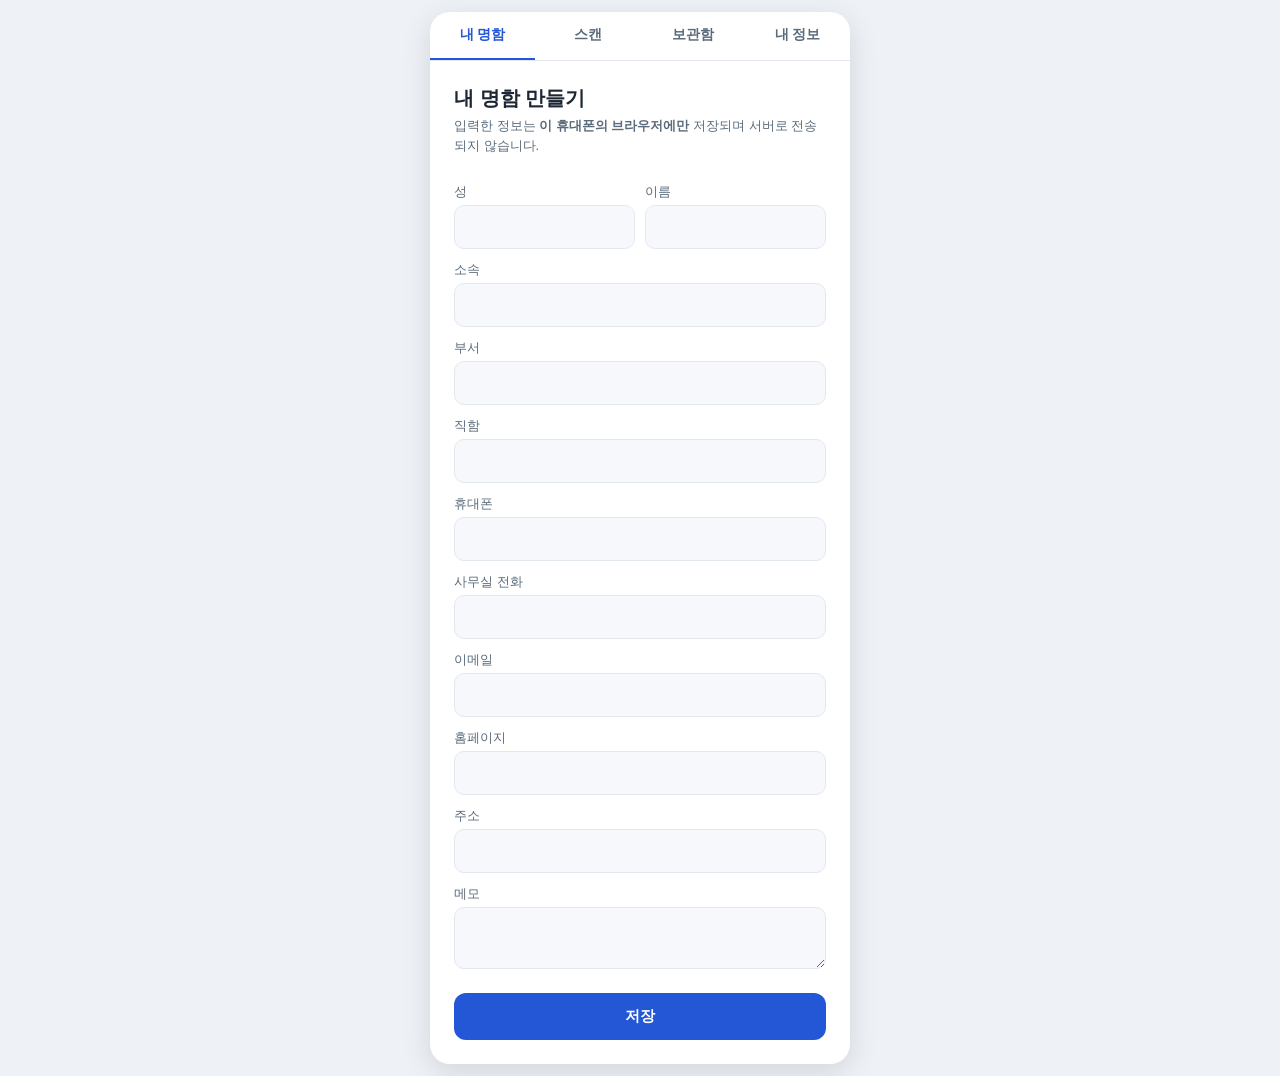
<file: index.html>
<!doctype html>
<html lang="ko">
<head>
<meta charset="utf-8">
<meta name="viewport" content="width=device-width, initial-scale=1">
<meta name="theme-color" content="#2457d6">
<link rel="manifest" href="manifest.webmanifest">
<link rel="icon" href="icon.svg">
<link rel="apple-touch-icon" href="icon.svg">
<title>디지털 명함</title>
<link rel="stylesheet" href="card.css">
<script src="qrcode.js"></script>
<script src="card.js"></script>
<style>
  :root { --bg:#eef2f7; --card:#fff; --text:#1c2733; --sub:#5b6b7b; --accent:#2457d6; --line:#e3e8ef; --field:#f6f8fb; --warn:#c2410c; }
  @media (prefers-color-scheme: dark) {
    :root { --bg:#10151c; --card:#1a222d; --text:#eef2f7; --sub:#9aa8b8; --accent:#6c97ff; --line:#2a3544; --field:#222c39; --warn:#fb923c; }
  }
  * { box-sizing: border-box; }
  body { margin:0; background:var(--bg); color:var(--text); font-family:-apple-system,"Malgun Gothic","Apple SD Gothic Neo",sans-serif;
         min-height:100vh; display:flex; justify-content:center; padding:12px 16px; }
  .card { width:100%; max-width:420px; background:var(--card); border-radius:20px; box-shadow:0 8px 30px rgba(0,0,0,.12); overflow:hidden; align-self:flex-start; }
  .hidden { display:none !important; }
  nav { display:flex; border-bottom:1px solid var(--line); }
  nav button { flex:1; padding:14px 0; background:none; border:0; border-radius:0; color:var(--sub); font-size:14px; font-weight:600; border-bottom:2px solid transparent; }
  nav button.on { color:var(--accent); border-bottom-color:var(--accent); }
  .qrwrap { text-align:center; padding:8px 24px 16px; }
  #qr { display:inline-block; background:#fff; padding:10px; border-radius:12px; border:1px solid var(--line); }
  #qr img { display:block; width:min(190px,26vh); height:min(190px,26vh); image-rendering:pixelated; }
  .hint { font-size:13px; color:var(--sub); margin-top:8px; line-height:1.5; }
  .menu { display:flex; flex-direction:column; gap:10px; margin-top:8px; }
  .menu button { flex:none; text-align:left; padding:16px; }
  .seg { display:inline-flex; border:1.5px solid var(--accent); border-radius:10px; overflow:hidden; margin-bottom:10px; }
  .seg button { flex:none; padding:8px 14px; background:none; color:var(--accent); border-radius:0; font-size:13px; }
  .seg button.on { background:var(--accent); color:#fff; }
  .actions { display:flex; gap:10px; padding:0 24px 16px; flex-wrap:wrap; }
  button { flex:1; padding:14px; border-radius:12px; border:0; font-size:15px; font-weight:600; cursor:pointer; font-family:inherit; }
  .primary { background:var(--accent); color:#fff; }
  .ghost { background:transparent; color:var(--accent); border:1.5px solid var(--accent); }
  .danger { background:transparent; color:var(--warn); border:1.5px solid var(--warn); }
  button:disabled { opacity:.5; }
  /* 입력 폼 */
  form, .pane { padding:24px; }
  form h1, .pane h1 { font-size:20px; margin:0 0 4px; }
  form p, .pane p { color:var(--sub); font-size:13px; margin:0 0 16px; line-height:1.5; }
  label { display:block; font-size:13px; color:var(--sub); margin:12px 0 4px; }
  input, textarea { width:100%; padding:12px; border:1px solid var(--line); border-radius:10px; background:var(--field); color:var(--text); font-size:16px; font-family:inherit; }
  input.fixed { border-color:var(--accent); }
  .two { display:flex; gap:10px; } .two > div { flex:1; }
  form .actions, .pane .actions { padding:20px 0 0; }
  #preview { width:100%; border-radius:12px; margin-bottom:12px; display:block; }
  .msg { font-size:13px; color:var(--sub); margin:10px 0 0; line-height:1.5; }
  .msg:empty { display:none; }
  .msg.err { color:var(--warn); }
  .item { padding:12px 0; border-bottom:1px solid var(--line); cursor:pointer; }
  .item b { font-size:16px; } .item small { display:block; color:var(--sub); font-size:13px; margin-top:2px; }
  .search { margin-bottom:8px; }
  a.link { color:var(--accent); font-size:13px; }
</style>
</head>
<body>
<main class="card">

  <nav id="nav">
    <button data-tab="mine" class="on">내 명함</button>
    <button data-tab="scan">스캔</button>
    <button data-tab="lib">보관함</button>
    <button data-tab="info">내 정보</button>
  </nav>

  <!-- 내 명함: 입력 -->
  <form id="mineForm" class="hidden" autocomplete="off">
    <h1>내 명함 만들기</h1>
    <p>입력한 정보는 <b>이 휴대폰의 브라우저에만</b> 저장되며 서버로 전송되지 않습니다.</p>
    <div class="fields"></div>
    <div class="actions">
      <button type="button" class="ghost hidden" id="mineCancel">취소</button>
      <button type="submit" class="primary">저장</button>
    </div>
  </form>

  <!-- 내 명함: 보기 -->
  <section id="mineView" class="hidden">
    <div class="card-render"></div>
    <div class="qrwrap">
      <div class="seg" id="qrMode">
        <button data-m="vcf" class="on">연락처 QR</button>
        <button data-m="link">링크 QR</button>
      </div>
      <div><div id="qr"></div></div>
      <div class="hint" id="qrHint"></div>
    </div>
  </section>

  <!-- 내 정보 관리 -->
  <section id="infoPane" class="pane hidden">
    <h1>내 정보</h1>
    <p>내 명함 화면은 상대에게 보여주는 용도라, 관리 기능은 여기에 모았습니다.</p>
    <div class="menu">
      <button class="primary" id="mineEdit">정보 수정</button>
      <button class="ghost" id="share">링크 공유</button>
      <button class="ghost" id="mineVcf">연락처 파일(.vcf)로 저장</button>
    </div>
    <div class="msg" id="infoMsg"></div>
  </section>

  <!-- 스캔 -->
  <section id="scanPane" class="pane hidden">
    <h1>명함 스캔</h1>
    <p>명함을 촬영하면 글자를 읽어 채워 줍니다. 틀린 곳을 고쳐 저장하면 다음부터 같은 실수를 자동으로 바로잡습니다.</p>
    <input type="file" id="file" accept="image/*" capture="environment" class="hidden">
    <img id="preview" class="hidden" alt="">
    <div class="actions" style="padding-top:0">
      <button class="primary" id="pick">명함 촬영 / 사진 선택</button>
      <button class="ghost" id="manual">직접 입력</button>
    </div>
    <div class="msg" id="scanMsg"></div>
    <form id="scanForm" class="hidden" style="padding:8px 0 0">
      <div class="fields"></div>
      <div class="actions">
        <button type="button" class="danger hidden" id="scanDel">삭제</button>
        <button type="button" class="ghost" id="scanVcf">.vcf로 연락처 저장</button>
        <button type="submit" class="primary">보관함에 저장</button>
      </div>
    </form>
    <p style="margin-top:18px"><a href="#" class="link" id="setOcr">OCR 서버 주소 설정</a></p>
  </section>

  <!-- 보관함 -->
  <section id="libPane" class="pane hidden">
    <h1>받은 명함</h1>
    <input class="search" id="q" placeholder="이름 · 소속 · 전화 검색">
    <div id="list"></div>
    <div class="actions"><button class="ghost" id="exportAll">전체 .vcf로 내보내기</button></div>
    <div class="msg" id="libMsg"></div>
  </section>

</main>

<script>
const $ = id => document.getElementById(id);
const KEY = "namecard.v1", LIB = "namecard.lib.v1", FIX = "namecard.fixes.v1", OCRKEY = "namecard.ocr";
const DEFAULT_OCR_URL = "";   // 배포한 Worker 주소를 넣으면 설정 없이 바로 동작합니다.
const DEFS = [
  ["lastName","성","half"],["firstName","이름","half"],["org","소속"],["dept","부서"],["title","직함"],
  ["phone","휴대폰","tel"],["tel","사무실 전화","tel"],["email","이메일","email"],["url","홈페이지","url"],
  ["address","주소"],["note","메모","area"]
];
if (DEFS.map(d => d[0]).join() !== FIELDS.join()) throw new Error("필드 정의가 card.js와 다릅니다");

const read  = (k, d) => { try { const v = JSON.parse(localStorage.getItem(k)); return v == null ? d : v; } catch (e) { return d; } };
const write = (k, v) => { try { localStorage.setItem(k, JSON.stringify(v)); return true; } catch (e) { alert("이 브라우저에서는 저장할 수 없습니다. (사생활 보호 모드인지 확인해 주세요)"); return false; } };

function fieldsHtml(p) {
  let out = "", i = 0;
  while (i < DEFS.length) {
    const [f, l, t] = DEFS[i];
    if (t === "half") {
      const [f2, l2] = DEFS[i + 1];
      out += `<div class="two"><div><label for="${p}-${f}">${l}</label><input id="${p}-${f}"></div><div><label for="${p}-${f2}">${l2}</label><input id="${p}-${f2}"></div></div>`;
      i += 2; continue;
    }
    out += `<label for="${p}-${f}">${l}</label>` +
      (t === "area" ? `<textarea id="${p}-${f}" rows="2"></textarea>` : `<input id="${p}-${f}"${t ? ` type="${t}"` : ""}${t === "tel" ? ' inputmode="tel"' : ""}>`);
    i++;
  }
  return out;
}
const getForm = p => Object.fromEntries(FIELDS.map(f => [f, $(`${p}-${f}`).value.trim()]));
const setForm = (p, m) => FIELDS.forEach(f => { const e = $(`${p}-${f}`); e.value = (m && m[f]) || ""; e.classList.remove("fixed"); });
document.querySelectorAll("form .fields").forEach(el => el.innerHTML = fieldsHtml(el.closest("form").id === "mineForm" ? "mine" : "scan"));

/* ---------- 탭 ---------- */
function show(ids) {
  ["mineView","mineForm","scanPane","libPane","infoPane"].forEach(id => $(id).classList.toggle("hidden", !ids.includes(id)));
}
function setNav(t) {
  $("nav").classList.remove("hidden");
  document.querySelectorAll("#nav button").forEach(b => b.classList.toggle("on", b.dataset.tab === t));
}
function tab(t) {
  setNav(t);
  if (t === "mine") { const m = read(KEY, null); m && m.lastName ? showMine(m) : showMineForm(null); }
  if (t === "scan") show(["scanPane"]);
  if (t === "lib") { show(["libPane"]); renderLib(); }
  if (t === "info") showInfo();
}
document.querySelectorAll("#nav button").forEach(b => b.onclick = () => tab(b.dataset.tab));

/* ---------- 내 명함 ---------- */
let qrMode = "vcf", formFrom = "mine";
function showMineForm(m, from) {
  formFrom = from || "mine";
  setNav(formFrom);
  setForm("mine", m);
  $("mineCancel").classList.toggle("hidden", !m);
  show(["mineForm"]);
}
function drawQr(m) {
  const data = qrMode === "vcf" ? buildVcard(m) : cardLink(m);
  let qr = null;
  try {
    qrcode.stringToBytes = qrcode.stringToBytesFuncs["UTF-8"];
    for (const ec of ["M", "L"]) {               // 링크·내용이 길면 오류정정 수준을 낮춰 재시도
      try { qr = qrcode(0, ec); qr.addData(data); qr.make(); break; } catch (e) { qr = null; }
    }
  } catch (e) {}
  $("qr").innerHTML = qr ? qr.createImgTag(6, 0) : "<div class='hint'>내용이 너무 길어 QR을 만들 수 없습니다. 메모를 줄여 주세요.</div>";
  $("qrHint").textContent = qrMode === "vcf" ? "카메라로 찍으면 연락처 저장 화면이 열립니다" : "찍으면 명함 페이지가 열립니다";
}
function showMine(m) {
  document.title = fullName(m) + " 명함";
  renderCard(m, document.querySelector("#mineView .card-render"), true);
  drawQr(m);
  $("qrMode").onclick = e => {
    const b = e.target.closest("button"); if (!b) return;
    qrMode = b.dataset.m;
    document.querySelectorAll("#qrMode button").forEach(x => x.classList.toggle("on", x === b));
    drawQr(m);
  };
  show(["mineView"]);
}
function showInfo() {
  const m = read(KEY, null);
  show(["infoPane"]);
  $("infoMsg").textContent = m && m.lastName ? "" : "아직 내 명함이 없습니다. '정보 수정'에서 만들어 주세요.";
  $("mineEdit").onclick = () => showMineForm(m && m.lastName ? m : null, "info");
  $("mineVcf").onclick = () => { if (m && m.lastName) download(fullName(m) + ".vcf", buildVcard(m)); };
  $("share").onclick = async () => {
    if (!m || !m.lastName) return;
    const url = cardLink(m);
    if (navigator.share) { try { await navigator.share({ title: fullName(m) + " 명함", url }); } catch (e) {} }
    else { try { await navigator.clipboard.writeText(url); $("infoMsg").textContent = "링크를 복사했습니다."; } catch (e) { prompt("링크를 복사하세요", url); } }
  };
}
$("mineForm").onsubmit = e => { e.preventDefault(); const m = getForm("mine"); if (write(KEY, m)) tab("mine"); };
$("mineCancel").onclick = () => tab(formFrom);

/* ---------- 학습(교정 사전) ---------- */
// fixes: [{f:필드, from:OCR가 읽은 값, to:사용자가 고친 값, n:횟수, t:시각}]
const norm = s => String(s || "").replace(/\s+/g, " ").trim();
function applyFixes(card) {
  const fixes = read(FIX, []), out = { ...card }, fixed = new Set();
  for (const x of fixes) {
    if (norm(out[x.f]) === x.from) { out[x.f] = x.to; fixed.add(x.f); }
  }
  return { card: out, fixed };
}
function learn(raw, final) {
  const fixes = read(FIX, []);
  for (const f of FIELDS) {
    const a = norm(raw[f]), b = norm(final[f]);
    if (!a || !b || a === b) continue;           // 새로 채우거나 지운 것은 교정 사례가 아님
    const hit = fixes.find(x => x.f === f && x.from === a);
    if (hit) { hit.to = b; hit.n++; hit.t = Date.now(); }
    else fixes.push({ f, from: a, to: b, n: 1, t: Date.now() });
  }
  fixes.sort((x, y) => y.t - x.t);
  write(FIX, fixes.slice(0, 300));
}
const hints = () => read(FIX, []).slice(0, 20).map(({ f, from, to }) => ({ field: f, from, to }));

/* ---------- 스캔 / OCR ---------- */
let rawOcr = null, editingId = null, photo = null;
const ocrUrl = () => localStorage.getItem(OCRKEY) || DEFAULT_OCR_URL;
$("setOcr").onclick = e => {
  e.preventDefault();
  const v = prompt("OCR Worker 주소 (예: https://namecard-ocr.xxx.workers.dev)", ocrUrl());
  if (v !== null) localStorage.setItem(OCRKEY, v.trim());
};
function msg(t, err) { $("scanMsg").textContent = t; $("scanMsg").className = "msg" + (err ? " err" : ""); }
function openScanForm(m, id) {
  editingId = id || null;
  setForm("scan", m);
  $("scanDel").classList.toggle("hidden", !id);
  $("scanForm").classList.remove("hidden");
}
$("pick").onclick = () => $("file").click();
$("manual").onclick = () => { rawOcr = null; photo = null; $("preview").classList.add("hidden"); msg(""); openScanForm(blank(), null); };

function shrink(file, max = 1600) {
  return new Promise((res, rej) => {
    const img = new Image();
    img.onload = () => {
      const k = Math.min(1, max / Math.max(img.width, img.height));
      const c = document.createElement("canvas");
      c.width = Math.round(img.width * k); c.height = Math.round(img.height * k);
      c.getContext("2d").drawImage(img, 0, 0, c.width, c.height);
      URL.revokeObjectURL(img.src);
      res(c.toDataURL("image/jpeg", 0.85));
    };
    img.onerror = () => rej(new Error("이미지를 열 수 없습니다."));
    img.src = URL.createObjectURL(file);
  });
}
$("file").onchange = async () => {
  const f = $("file").files[0]; $("file").value = "";
  if (!f) return;
  $("scanForm").classList.add("hidden");
  try {
    const url = ocrUrl();
    if (!url) { msg("먼저 아래 'OCR 서버 주소 설정'에서 Worker 주소를 입력해 주세요. (직접 입력은 바로 가능합니다)", true); return; }
    msg("명함을 읽는 중…");
    const data = await shrink(f);
    $("preview").src = data; $("preview").classList.remove("hidden");
    const r = await fetch(url, { method: "POST", headers: { "content-type": "application/json" },
      body: JSON.stringify({ image: data.split(",")[1], mediaType: "image/jpeg", hints: hints() }) });
    if (!r.ok) throw new Error("OCR 서버 오류 (" + r.status + ")");
    const j = await r.json();
    const card = blank(); FIELDS.forEach(k => card[k] = norm(j[k]));
    rawOcr = { ...card };
    const { card: fixedCard, fixed } = applyFixes(card);
    openScanForm(fixedCard, null);
    fixed.forEach(k => $("scan-" + k).classList.add("fixed"));
    msg(fixed.size ? `읽기 완료. 파란 테두리 ${fixed.size}곳은 이전에 고친 내용으로 자동 교정했습니다. 내용을 확인해 주세요.` : "읽기 완료. 틀린 곳을 고친 뒤 저장해 주세요.");
  } catch (e) { msg(e.message || "읽기에 실패했습니다.", true); }
};
$("scanForm").onsubmit = e => {
  e.preventDefault();
  const m = getForm("scan");
  if (!m.lastName && !m.firstName) { msg("이름을 입력해 주세요.", true); return; }
  if (rawOcr) learn(rawOcr, m);
  const lib = read(LIB, []);
  if (editingId) { const i = lib.findIndex(x => x.id === editingId); if (i >= 0) lib[i] = { ...m, id: editingId, t: lib[i].t }; }
  else lib.unshift({ ...m, id: Date.now().toString(36), t: Date.now() });
  if (!write(LIB, lib)) return;
  rawOcr = null; $("preview").classList.add("hidden"); $("scanForm").classList.add("hidden");
  msg("보관함에 저장했습니다.");
};
$("scanVcf").onclick = () => { const m = getForm("scan"); if (m.lastName || m.firstName) download(fullName(m) + ".vcf", buildVcard(m)); };
$("scanDel").onclick = () => {
  if (!editingId || !confirm("이 명함을 삭제할까요?")) return;
  write(LIB, read(LIB, []).filter(x => x.id !== editingId));
  tab("lib");
};

/* ---------- 보관함 ---------- */
function renderLib() {
  const q = $("q").value.trim().toLowerCase();
  const items = read(LIB, []).filter(m => !q || FIELDS.some(f => (m[f] || "").toLowerCase().includes(q)));
  $("list").innerHTML = items.length ? items.map(m =>
    `<div class="item" data-id="${m.id}"><b>${text(fullName(m))}</b> <span style="color:var(--sub);font-size:13px">${text(m.title)}</span>` +
    `<small>${text([m.org, m.phone || m.tel].filter(Boolean).join(" · "))}</small></div>`).join("")
    : `<div class="msg">${q ? "검색 결과가 없습니다." : "아직 받은 명함이 없습니다. '스캔' 탭에서 추가해 보세요."}</div>`;
}
$("q").oninput = renderLib;
$("list").onclick = e => {
  const it = e.target.closest(".item"); if (!it) return;
  const m = read(LIB, []).find(x => x.id === it.dataset.id); if (!m) return;
  document.querySelectorAll("#nav button").forEach(b => b.classList.toggle("on", b.dataset.tab === "scan"));
  show(["scanPane"]); rawOcr = null; $("preview").classList.add("hidden"); msg("");
  openScanForm(m, m.id);
};
$("exportAll").onclick = () => {
  const lib = read(LIB, []);
  if (!lib.length) { $("libMsg").textContent = "내보낼 명함이 없습니다."; return; }
  download("namecards.vcf", lib.map(buildVcard).join("\r\n"));
};

/* ---------- 시작 ---------- */
// 예전 방식의 공유 링크(#c=)는 받는 사람 전용 페이지로 넘깁니다.
if (location.hash.startsWith("#c=")) location.replace(new URL("c.html", location.href).href + location.hash);
else tab("mine");
if ("serviceWorker" in navigator) navigator.serviceWorker.register("sw.js").catch(() => {});
</script>
</body>
</html>
</file>
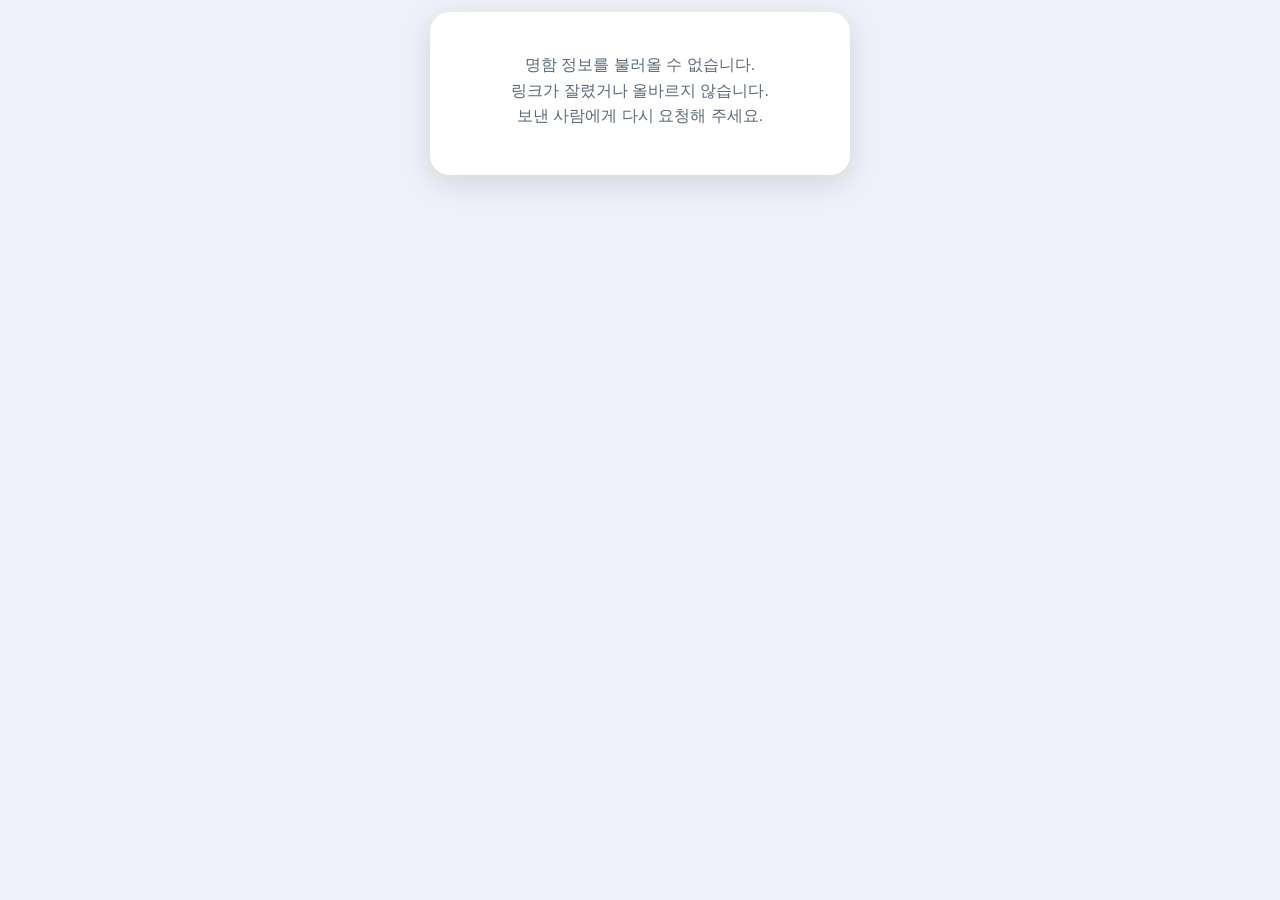
<file: c.html>
<!doctype html>
<html lang="ko">
<head>
<meta charset="utf-8">
<meta name="viewport" content="width=device-width, initial-scale=1">
<meta name="robots" content="noindex">
<meta name="theme-color" content="#1f2a44">
<link rel="icon" href="icon.svg">
<title>명함</title>
<link rel="stylesheet" href="card.css">
<style>
  :root { --bg:#eef2f7; --card:#fff; --text:#1c2733; --sub:#5b6b7b; --accent:#2457d6; }
  @media (prefers-color-scheme: dark) { :root { --bg:#10151c; --card:#1a222d; --text:#eef2f7; --sub:#9aa8b8; --accent:#6c97ff; } }
  * { box-sizing: border-box; }
  body { margin:0; background:var(--bg); color:var(--text); font-family:-apple-system,"Malgun Gothic","Apple SD Gothic Neo",sans-serif;
         min-height:100vh; display:flex; justify-content:center; padding:12px 16px; }
  main { width:100%; max-width:420px; background:var(--card); border-radius:20px; box-shadow:0 8px 30px rgba(0,0,0,.12); overflow:hidden; align-self:flex-start; padding-bottom:6px; }
  .actions { display:flex; gap:10px; padding:6px 24px 14px; }
  button { flex:1; padding:14px; border-radius:12px; border:0; font-size:15px; font-weight:600; cursor:pointer; font-family:inherit; }
  .primary { background:var(--accent); color:#fff; }
  .ghost { background:transparent; color:var(--accent); border:1.5px solid var(--accent); }
  .note { padding:0 24px 14px; font-size:12px; color:var(--sub); line-height:1.5; text-align:center; }
  .err { padding:40px 24px; text-align:center; color:var(--sub); line-height:1.6; }
</style>
</head>
<body>
<main id="app"></main>
<script src="card.js"></script>
<script>
const m = location.hash.startsWith("#c=") ? parseLink(location.hash) : null;
const app = document.getElementById("app");
if (!m) {
  app.innerHTML = '<div class="err">명함 정보를 불러올 수 없습니다.<br>링크가 잘렸거나 올바르지 않습니다.<br>보낸 사람에게 다시 요청해 주세요.</div>';
} else {
  document.title = fullName(m) + " 명함";
  app.innerHTML = '<div id="card"></div><div class="actions"><button class="primary" id="vcf">연락처에 저장</button><button class="ghost" id="img">이미지로 저장</button></div>' +
    '<div class="note">링크에 담긴 명함 정보를 보여 주는 페이지입니다. 정보는 이 기기에서만 표시되며 서버에 저장되지 않습니다.</div>';
  renderCard(m, document.getElementById("card"));
  document.getElementById("vcf").onclick = () => download(fullName(m) + ".vcf", buildVcard(m));
  document.getElementById("img").onclick = () => saveCardImage(m);
}
</script>
</body>
</html>
</file>
<file: card.css>
.bc-wrap { padding:14px 16px 22px; background:var(--card); }
.bc { position:relative; aspect-ratio:91/55; container-type:inline-size; overflow:hidden; display:flex; flex-direction:column; justify-content:space-between;
      padding:6cqw 6cqw 5cqw 8.5cqw; border-radius:12px; color:#1f2a44; border:1px solid #e3e7ef;
      background:linear-gradient(150deg,#ffffff 0%,#f2f4f9 100%); box-shadow:0 6px 20px rgba(20,30,60,.16);
      font-family:-apple-system,"Malgun Gothic","Apple SD Gothic Neo",sans-serif; }
.bc::before { content:""; position:absolute; left:0; top:0; bottom:0; width:2.2cqw; background:#1f2a44; }
.bc-org { font-size:4.3cqw; font-weight:700; letter-spacing:-.02em; line-height:1.2; }
.bc-dept { font-size:2.8cqw; color:#6b7385; margin-top:.8cqw; letter-spacing:.02em; }
.bc-id { display:flex; align-items:baseline; gap:3cqw; flex-wrap:wrap; }
.bc-name { font-size:8.5cqw; font-weight:800; letter-spacing:.22em; line-height:1.1; }
.bc-title { font-size:3.8cqw; font-weight:600; color:#4562a8; }
.bc-rows { border-top:1px solid #d6dbe7; padding-top:2.6cqw; font-size:3.5cqw; line-height:1.5; }
.bc-rows div { display:flex; align-items:baseline; gap:3cqw; white-space:nowrap; }
.bc-rows b { width:4cqw; font-weight:700; color:#4562a8; font-size:3.2cqw; }
.bc-rows a { color:#1f2a44; text-decoration:none; overflow:hidden; text-overflow:ellipsis; }
.bc-foot { font-size:2.7cqw; color:#6b7385; margin-top:1.4cqw; white-space:nowrap; overflow:hidden; text-overflow:ellipsis; }
.bc-extra { padding:6px 24px 0; font-size:14px; line-height:1.7; word-break:break-all; }
.bc-extra a { color:var(--accent); text-decoration:none; }
.bc-extra span { color:var(--sub); margin-right:8px; font-size:13px; }
</file>
